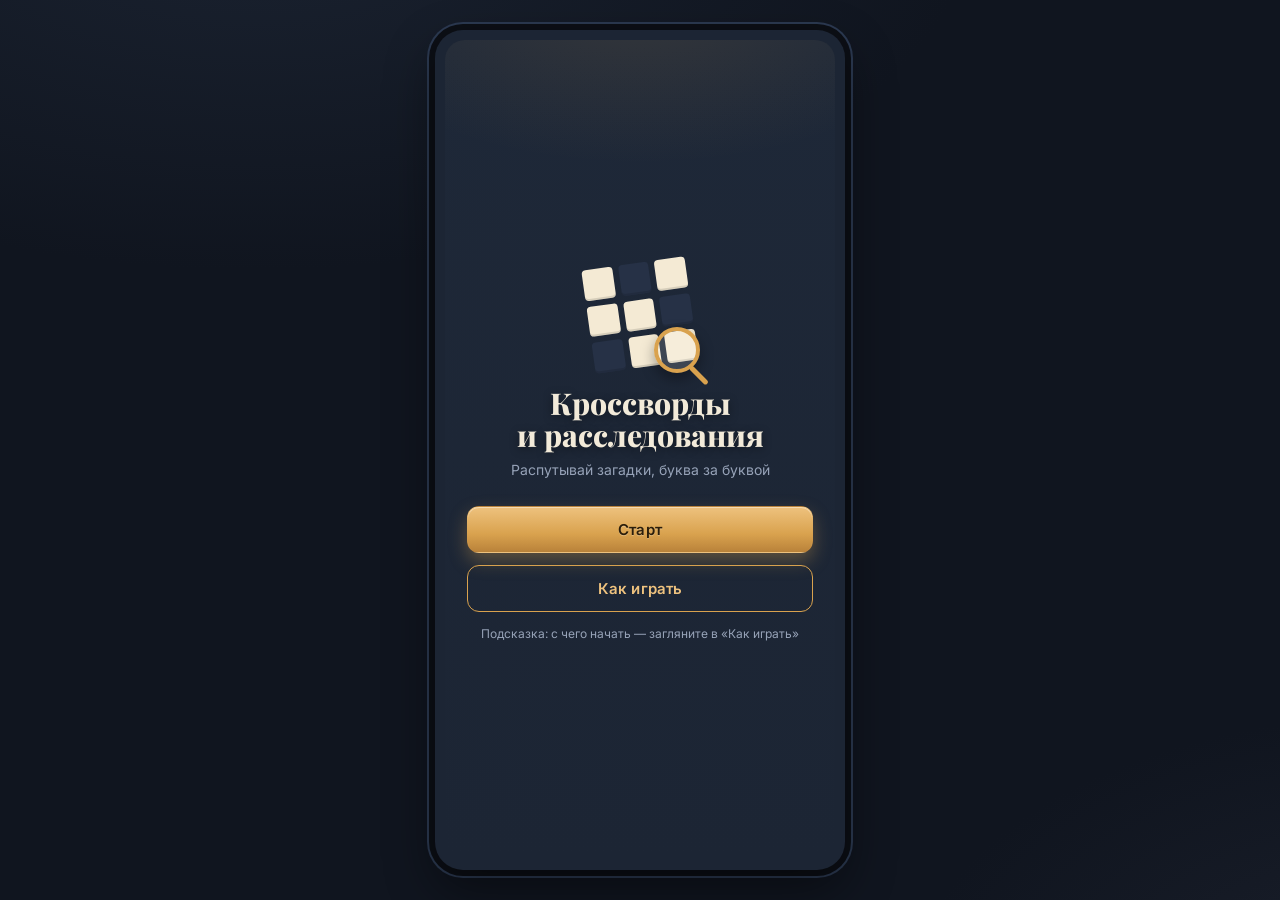
<file: index.html>
<!DOCTYPE html>
<html lang="ru">
<head>
  <meta charset="UTF-8" />
  <meta name="viewport" content="width=device-width, initial-scale=1.0, viewport-fit=cover" />
  <title>Кроссворды и расследования</title>

  <!-- Шрифты: Playfair Display для заголовков (детективная классика) и Inter для текста -->
  <link rel="preconnect" href="https://fonts.googleapis.com" />
  <link rel="preconnect" href="https://fonts.gstatic.com" crossorigin />
  <link
    href="https://fonts.googleapis.com/css2?family=Playfair+Display:wght@600;700;800&family=Inter:wght@400;500;600;700&display=swap"
    rel="stylesheet"
  />

  <link rel="stylesheet" href="style.css" />
</head>
<body>
  <!-- Сцена: на ПК фон-«детективный стол», по центру — рамка телефона -->
  <div class="stage">
    <!-- Рамка телефона (на ПК занимает центральную треть экрана) -->
    <div class="phone">
      <div class="phone__screen">
        <!-- ================= ЭКРАН 1: СТАРТ ================= -->
        <section class="screen screen--start active" id="screen-start">
          <div class="start__top">
            <!-- Логотип: лупа + клетки кроссворда -->
            <div class="logo">
              <span class="logo__grid" aria-hidden="true">
                <i></i><i></i><i></i>
                <i></i><i></i><i></i>
                <i></i><i></i><i></i>
              </span>
              <span class="logo__lens" aria-hidden="true"></span>
            </div>
            <h1 class="title">Кроссворды<br />и расследования</h1>
            <p class="subtitle">Распутывай загадки, буква за буквой</p>
          </div>

          <!-- Кнопки переключаются в main.js: первый запуск — «Старт», повторный — «Продолжить» и «К выбору уровня» -->
          <div class="start__buttons">
            <button class="btn btn--gold" id="btn-start" disabled>Старт</button>
            <button class="btn btn--gold" id="btn-continue" disabled hidden>Продолжить</button>
            <button class="btn btn--outline" id="btn-levels" data-nav="screen-menu" hidden>К выбору уровня</button>
            <button class="btn btn--outline" data-nav="screen-help">Как играть</button>
          </div>

          <p class="start__hint" id="start-hint">Подсказка: «Продолжить» вернёт сохранённый прогресс</p>
        </section>

        <!-- ================= ЭКРАН 2: ИГРА ================= -->
        <section class="screen screen--game" id="screen-game">
          <!-- Верхняя 1/8: две кнопки -->
          <div class="game__top">
            <button class="btn btn--small btn--ghost" data-nav="screen-menu">Меню</button>
            <div class="game__level" id="game-level">Уровень 1</div>
            <button class="btn btn--small btn--ghost" data-nav="screen-questions">Вопросы</button>
          </div>

          <!-- Средняя часть: игровое поле -->
          <div class="game__field">
            <div class="crossword" id="crossword" role="grid" aria-label="Игровое поле кроссворда"></div>
          </div>

          <!-- Нижняя 1/8: блок под рекламу -->
          <div class="game__ad">
            <span class="ad__label">Реклама</span>
            <div class="ad__slot"></div>
          </div>
        </section>

        <!-- ================= ЭКРАН 3: ВОПРОСЫ ================= -->
        <section class="screen screen--questions" id="screen-questions">
          <header class="panel__header">
            <h2>Вопросы</h2>
          </header>

          <!-- Скролл-лист с вопросами на весь экран -->
          <div class="questions" id="questions-list"></div>

          <div class="panel__footer">
            <button class="btn btn--gold" data-nav="screen-game">Назад</button>
          </div>
        </section>

        <!-- ================= ЭКРАН 4: МЕНЮ (УРОВНИ) ================= -->
        <section class="screen screen--menu" id="screen-menu">
          <!-- Верхние 2/3: скролл-лист уровней -->
          <div class="menu__list" id="levels-list"></div>

          <!-- Нижняя треть: три кнопки -->
          <div class="menu__actions">
            <button class="btn btn--gold" id="btn-go-level">Перейти на уровень</button>
            <button class="btn btn--outline" data-nav="screen-game">Вернуться в игру</button>
            <button class="btn btn--outline" data-nav="screen-start">В начало</button>
          </div>
        </section>

        <!-- ================= ЭКРАН 5: КАК ИГРАТЬ ================= -->
        <section class="screen screen--help" id="screen-help">
          <header class="panel__header">
            <h2>Как играть</h2>
          </header>

          <div class="questions" id="help-list">
            <div class="question-item">
              <span class="question-item__num">1</span>
              <span class="question-item__text">На поле спрятаны слова: буквы стоят на светлых плитках, остальные клетки пустые.</span>
            </div>
            <div class="question-item">
              <span class="question-item__num">2</span>
              <span class="question-item__text">Зажмите первую букву слова и проведите линию через все его буквы до последней — порядок букв важен.</span>
            </div>
            <div class="question-item">
              <span class="question-item__num">3</span>
              <span class="question-item__text">Линия может идти только по горизонтали или по вертикали — диагонали не работают.</span>
            </div>
            <div class="question-item">
              <span class="question-item__num">4</span>
              <span class="question-item__text">Разгаданное слово окрасится в цвет, а его подсказка подсветится в списке «Вопросы» на экране игры.</span>
            </div>
            <div class="question-item">
              <span class="question-item__num">5</span>
              <span class="question-item__text">Прогресс сохраняется сам: при следующем запуске просто нажмите «Продолжить».</span>
            </div>
            <div class="question-item">
              <span class="question-item__num">6</span>
              <span class="question-item__text">Выбрать другой уровень можно в меню — кнопка «К выбору уровня» на старте или «Меню» в игре.</span>
            </div>
          </div>

          <div class="panel__footer">
            <button class="btn btn--gold" data-nav="screen-start">Понятно</button>
          </div>
        </section>
      </div>
    </div>
  </div>

  <script src="main.js" type="module"></script>
</body>
</html>
</file>
<file: style.css>
/* ============================================================
   Кроссворды и расследования — стили интерфейса
   Палитра: глубокий синий (ночь/таинственность) + золото (детектив)
   + кремовый (бумага кроссворда) + бордо (акцент улик)
   ============================================================ */

/* ---------- Переменные ---------- */
:root {
  /* Фон «рабочего стола» вокруг телефона */
  --desk-bg: #10151f;
  --desk-bg-2: #1a2230;

  /* Фон приложения */
  --app-bg: #1c2534;
  --surface: #263146;
  --surface-2: #2f3c55;

  /* Бумага кроссворда */
  --paper: #f4ead4;
  --paper-dark: #e2d2b4;

  /* Текст */
  --ink: #24201a;
  --text-light: #f2ead9;
  --text-muted: #97a3b8;

  /* Акценты */
  --gold: #d9a24e;
  --gold-soft: #eec27e;
  --gold-deep: #b9823a;
  --bordo: #b4553d;
  --ok: #6fbf6f;

  /* Тени и скругления */
  --shadow: 0 20px 50px rgba(0, 0, 0, 0.45);
  --radius: 16px;

  --font-title: "Playfair Display", Georgia, "Times New Roman", serif;
  --font-body: "Inter", "Segoe UI", system-ui, sans-serif;
}

/* ---------- Сброс ---------- */
* { margin: 0; padding: 0; box-sizing: border-box; }

html, body { height: 100%; }

body {
  font-family: var(--font-body);
  color: var(--text-light);
  background:
    radial-gradient(1200px 600px at 20% -10%, var(--desk-bg-2), transparent 60%),
    radial-gradient(900px 500px at 110% 110%, #1a1f2b, transparent 55%),
    var(--desk-bg);
  -webkit-font-smoothing: antialiased;
}

/* ============================================================
   Сцена и рамка телефона
   ============================================================ */
.stage {
  min-height: 100vh;
  min-height: 100dvh;
  display: flex;
  align-items: center;
  justify-content: center;
  padding: 24px;
}

/* На ПК приложение — центральная треть экрана (рамка телефона) */
.phone {
  position: relative;
  width: min(420px, 32vw, 100%);
  height: min(840px, 94vh, 94dvh);
  background: var(--app-bg);
  border-radius: 28px;
  padding: 10px;
  box-shadow: var(--shadow), 0 0 0 6px #0c0f16, 0 0 0 8px #2c3a52;
  display: flex;
}

/* «Экран» внутри рамки телефона */
.phone__screen {
  flex: 1;
  border-radius: 20px;
  overflow: hidden;
  background:
    radial-gradient(600px 300px at 50% -5%, rgba(217, 162, 78, 0.12), transparent 55%),
    linear-gradient(180deg, #1e2838 0%, #1c2534 100%);
  display: flex;
  flex-direction: column;
  position: relative;
}

/* ============================================================
   Экраны: показ/скрытие и анимация
   ============================================================ */
.screen {
  display: none;
  flex: 1;
  flex-direction: column;
  height: 100%;
  min-height: 0;
}

.screen.active {
  display: flex;
  animation: screen-in 0.35s ease both;
}

@keyframes screen-in {
  from { opacity: 0; transform: translateY(12px); }
  to   { opacity: 1; transform: translateY(0); }
}

/* ============================================================
   Кнопки
   ============================================================ */
.btn {
  font-family: var(--font-body);
  font-weight: 600;
  font-size: 15px;
  letter-spacing: 0.2px;
  color: var(--text-light);
  background: var(--surface);
  border: 1px solid transparent;
  border-radius: 12px;
  padding: 13px 18px;
  cursor: pointer;
  transition: transform 0.08s ease, background 0.2s ease, box-shadow 0.2s ease;
  width: 100%;
}

.btn:hover { filter: brightness(1.08); }
.btn:active { transform: scale(0.97); }
.btn:focus-visible { outline: 2px solid var(--gold-soft); outline-offset: 2px; }

/* Главная золотая кнопка */
.btn--gold {
  background: linear-gradient(180deg, var(--gold-soft), var(--gold) 60%, var(--gold-deep));
  color: #2b1e0b;
  text-shadow: 0 1px 0 rgba(255, 255, 255, 0.25);
  box-shadow: 0 8px 18px rgba(217, 162, 78, 0.35), inset 0 1px 0 rgba(255, 255, 255, 0.4);
}

/* Контурная кнопка */
.btn--outline {
  background: transparent;
  border-color: var(--gold);
  color: var(--gold-soft);
}

/* «Призрачная» кнопка для верхней панели игры */
.btn--ghost {
  background: rgba(255, 255, 255, 0.06);
  border-color: rgba(255, 255, 255, 0.14);
}

/* Маленькая кнопка */
.btn--small {
  width: auto;
  padding: 9px 14px;
  font-size: 13px;
}

/* Кнопка ждёт загрузки данных (например, файла уровней) */
.btn:disabled {
  opacity: 0.5;
  cursor: default;
  filter: none;
  transform: none;
}

/* ============================================================
   ЭКРАН 1 — Старт
   ============================================================ */
.screen--start {
  justify-content: space-between;
  padding: 26px 22px 22px;
  text-align: center;
}

.start__top { margin-top: auto; }

/* Логотип: сетка кроссворда + лупа */
.logo {
  position: relative;
  width: 104px;
  height: 104px;
  margin: 0 auto 20px;
}

.logo__grid {
  position: absolute;
  inset: 0;
  display: grid;
  grid-template-columns: repeat(3, 1fr);
  grid-template-rows: repeat(3, 1fr);
  gap: 6px;
  transform: rotate(-8deg);
}

.logo__grid i {
  background: var(--paper);
  border-radius: 4px;
  box-shadow: inset 0 -2px 0 rgba(0, 0, 0, 0.12);
}

/* Заполняем «буквами» часть клеток */
.logo__grid i:nth-child(2) { background: var(--surface); }
.logo__grid i:nth-child(6) { background: var(--surface); }
.logo__grid i:nth-child(7) { background: var(--surface); }

/* Лупа поверх сетки */
.logo__lens {
  position: absolute;
  right: -8px;
  bottom: -6px;
  width: 46px;
  height: 46px;
  border-radius: 50%;
  background: rgba(255, 255, 255, 0.14);
  border: 4px solid var(--gold);
  box-shadow: 0 6px 14px rgba(0, 0, 0, 0.35);
}

.logo__lens::after {
  content: "";
  position: absolute;
  left: 34px;
  top: 34px;
  width: 24px;
  height: 5px;
  background: var(--gold);
  border-radius: 3px;
  transform: rotate(45deg);
  transform-origin: 0 0;
}

.title {
  font-family: var(--font-title);
  font-weight: 800;
  font-size: 30px;
  line-height: 1.08;
  color: var(--text-light);
  text-shadow: 0 2px 10px rgba(0, 0, 0, 0.4);
}

.subtitle {
  margin-top: 10px;
  color: var(--text-muted);
  font-size: 14px;
}

.start__buttons {
  display: flex;
  flex-direction: column;
  gap: 12px;
  margin: 28px 0 14px;
}

.start__hint {
  color: var(--text-muted);
  font-size: 12px;
  margin-bottom: auto;
}

/* ============================================================
   ЭКРАН 2 — Игра
   ============================================================ */
.screen--game { flex-direction: column; }

/* Верхняя 1/8 */
.game__top {
  height: 12.5%;
  display: flex;
  align-items: center;
  justify-content: space-between;
  gap: 8px;
  padding: 0 12px;
}

.game__level {
  font-family: var(--font-title);
  font-size: 15px;
  color: var(--gold-soft);
  white-space: nowrap;
  overflow: hidden;
  text-overflow: ellipsis;
  max-width: 40%;
}

/* Средняя часть с полем */
.game__field {
  flex: 1;
  display: flex;
  flex-direction: column;
  align-items: center;
  justify-content: center;
  gap: 16px;
  padding: 8px;
  min-height: 0;
}

/* ============================================================
   Поле кроссворда
   ============================================================ */
.crossword {
  display: grid;
  grid-template-columns: repeat(7, 1fr);
  gap: 3px;
  padding: 8px;
  background: var(--surface);
  border-radius: 12px;
  box-shadow: inset 0 2px 8px rgba(0, 0, 0, 0.35);
  width: min(92%, 340px);
}

.cell {
  position: relative;
  aspect-ratio: 1;
  border-radius: 5px;
  background: var(--paper);
  box-shadow: inset 0 -2px 0 rgba(0, 0, 0, 0.12);
}

.cell--block {
  background: var(--surface-2);
  box-shadow: none;
}

.cell__num {
  position: absolute;
  top: 2px;
  left: 3px;
  font-size: 9px;
  font-weight: 700;
  color: var(--gold-deep);
  pointer-events: none;
  z-index: 1;
}

.cell__input {
  position: absolute;
  inset: 0;
  width: 100%;
  height: 100%;
  border: none;
  background: transparent;
  text-align: center;
  font-family: var(--font-body);
  font-weight: 700;
  font-size: 18px;
  color: var(--ink);
  text-transform: uppercase;
  caret-color: var(--bordo);
}

.cell__input:focus {
  outline: none;
  background: var(--gold-soft);
  border-radius: 5px;
}

/* Подсказка текущего вопроса */
.clue {
  text-align: center;
  color: var(--text-muted);
  font-size: 13px;
  padding: 0 14px;
  max-width: 92%;
}

/* Нижняя 1/8 — реклама */
.game__ad {
  height: 12.5%;
  display: flex;
  flex-direction: column;
  align-items: center;
  justify-content: center;
  gap: 4px;
  padding: 6px 12px;
}

.ad__label {
  font-size: 10px;
  letter-spacing: 2px;
  text-transform: uppercase;
  color: var(--text-muted);
}

.ad__slot {
  width: 100%;
  flex: 1;
  max-height: 56px;
  border: 1px dashed rgba(255, 255, 255, 0.18);
  border-radius: 8px;
  background: rgba(255, 255, 255, 0.03);
}

/* ============================================================
   Общие панели (заголовок/подвал) для экранов 3 и 4
   ============================================================ */
.panel__header {
  padding: 18px 20px 12px;
}

.panel__header h2 {
  font-family: var(--font-title);
  font-weight: 700;
  font-size: 24px;
  color: var(--text-light);
}

.panel__footer {
  padding: 12px 18px;
  border-top: 1px solid rgba(255, 255, 255, 0.08);
}

/* ============================================================
   ЭКРАН 3 — Вопросы
   ============================================================ */
.screen--questions { flex-direction: column; }

.questions {
  flex: 1;
  overflow-y: auto;
  padding: 6px 18px 12px;
  min-height: 0;
  scrollbar-width: thin;
  scrollbar-color: var(--surface-2) transparent;
}

.questions__group {
  margin-bottom: 14px;
}

.questions__group-title {
  font-family: var(--font-title);
  font-size: 15px;
  color: var(--gold-soft);
  margin: 10px 0 6px;
}

.question-item {
  display: flex;
  gap: 10px;
  align-items: flex-start;
  padding: 10px 12px;
  margin-bottom: 6px;
  background: var(--surface);
  border-radius: 10px;
  border-left: 3px solid var(--gold);
}

.question-item__num {
  font-weight: 700;
  color: var(--gold-soft);
  min-width: 22px;
}

.question-item__text { font-size: 14px; color: var(--text-light); }

/* ============================================================
   ЭКРАН 5 — Как играть
   ============================================================ */
.screen--help { flex-direction: column; }

/* ============================================================
   ЭКРАН 4 — Меню (уровни)
   ============================================================ */
.screen--menu { flex-direction: column; }

/* Верхние 2/3 — скролл-лист уровней */
.menu__list {
  flex: 2;
  overflow-y: auto;
  padding: 16px 18px 8px;
  min-height: 0;
  scrollbar-width: thin;
  scrollbar-color: var(--surface-2) transparent;
}

.menu__list h2 {
  font-family: var(--font-title);
  font-size: 22px;
  margin-bottom: 10px;
}

.level-item {
  display: flex;
  align-items: center;
  justify-content: space-between;
  gap: 10px;
  padding: 13px 14px;
  margin-bottom: 8px;
  background: var(--surface);
  border-radius: 11px;
  border: 1px solid transparent;
  cursor: pointer;
  transition: background 0.15s ease, border-color 0.15s ease;
}

.level-item:hover { background: var(--surface-2); }

.level-item__name { font-size: 15px; color: var(--text-light); }

/* Галочка — появляется на выбранном уровне */
.level-item__check {
  width: 24px;
  height: 24px;
  border-radius: 50%;
  border: 2px solid rgba(255, 255, 255, 0.25);
  display: grid;
  place-items: center;
  color: transparent;
  font-size: 15px;
  font-weight: 700;
  flex: none;
  transition: all 0.15s ease;
}

.level-item.active {
  border-color: var(--gold);
  background: linear-gradient(180deg, #2f3c55, #263146);
}

.level-item.active .level-item__check {
  background: var(--ok);
  border-color: var(--ok);
  color: #fff;
}

/* Нижняя треть — три кнопки */
.menu__actions {
  flex: 1;
  display: flex;
  flex-direction: column;
  justify-content: center;
  gap: 10px;
  padding: 12px 18px 16px;
  border-top: 1px solid rgba(255, 255, 255, 0.08);
}

/* ============================================================
   Адаптивность: телефон — на весь экран, ПК — рамка в центре
   ============================================================ */
@media (max-width: 640px) {
  .stage { padding: 0; }

  .phone {
    width: 100%;
    height: 100vh;
    height: 100dvh;
    border-radius: 0;
    padding: 0;
    box-shadow: none;
  }

  .phone__screen { border-radius: 0; }
}

/* На очень широких мониторах рамка не разъезжается */
@media (min-width: 1600px) {
  .phone { width: 420px; }
}
</file>
